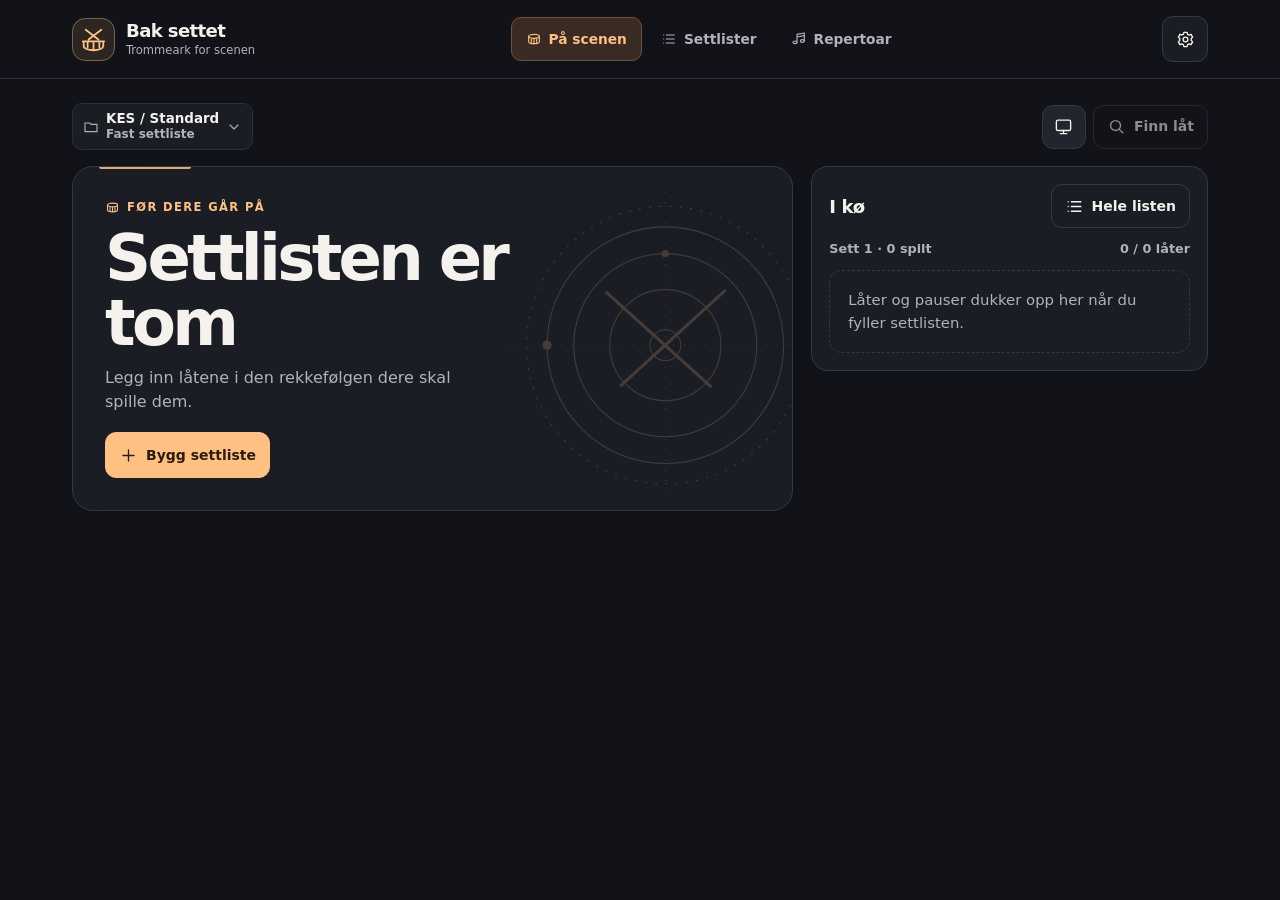
<file: index.html>
<!doctype html>
<html lang="nb">
<head>
  <meta charset="utf-8">
  <meta name="viewport" content="width=device-width, initial-scale=1, maximum-scale=1, user-scalable=no, viewport-fit=cover">
  <meta name="theme-color" content="#121318">
  <meta name="description" content="Settlister, startsignaler og spillenotater for trommiser på scenen.">
  <meta name="apple-mobile-web-app-capable" content="yes">
  <meta name="apple-mobile-web-app-status-bar-style" content="default">
  <meta name="apple-mobile-web-app-title" content="Bak settet">
  <title>Bak settet – Trommeark for scenen</title>
  <link rel="manifest" href="./manifest.webmanifest">
  <link rel="icon" href="./icon.svg" type="image/svg+xml">
  <link rel="apple-touch-icon" href="./icon-192.png">
  <link rel="stylesheet" href="./app.css">
  <script defer src="./seed.js"></script>
  <script defer src="./model.js"></script>
  <script defer src="./update.js"></script>
  <script defer src="./app.js"></script>
</head>
<body data-channel="stable" data-version="9.1.8">
  <div class="status-bar-fill" aria-hidden="true"></div>
  <div id="app">
    <a class="skip-link" href="#content">Hopp til innhold</a>
    <header class="masthead">
      <div class="masthead-inner">
        <a class="brand" href="#scene" aria-label="Bak settet – på scenen">
          <span class="brand-mark" aria-hidden="true">
            <svg viewBox="0 0 44 44" fill="none" focusable="false">
              <rect x=".5" y=".5" width="43" height="43" rx="13" fill="currentColor" fill-opacity=".11" stroke="currentColor" stroke-opacity=".44"/>
              <path d="m14 12 13 10m3-10-13 10m-6 2h22m-21 0v5c0 2 4.5 4 10 4s10-2 10-4v-5m-16 1v5m6-5v7m6-7v5" stroke="currentColor" stroke-width="1.8" stroke-linecap="round" stroke-linejoin="round"/>
            </svg>
          </span>
          <span class="brand-words"><strong>Bak settet</strong><small>Trommeark for scenen</small></span>
        </a>
        <nav class="navigation" aria-label="Hovedmeny">
          <a href="#scene" data-nav="scene">På scenen</a>
          <a href="#settlister" data-nav="settlister">Settlister</a>
          <a href="#repertoar" data-nav="repertoar">Repertoar</a>
        </nav>
        <button class="icon-button settings-trigger" id="settings-button" type="button" data-action="settings" aria-label="Innstillinger"></button>
      </div>
    </header>
    <main id="content" class="shell" tabindex="-1">
      <aside id="release-strip" class="release-strip" hidden></aside>
      <div id="view"><p class="loading">Laster trommearket …</p></div>
      <noscript><p class="empty-box">Bak settet trenger JavaScript for å vise settlisten.</p></noscript>
    </main>
  </div>
  <div id="dock" class="dock" hidden></div>
  <dialog id="modal" aria-labelledby="modal-title">
    <div class="modal-inner">
      <header class="modal-header">
        <h2 id="modal-title"></h2>
        <button type="button" data-action="close-dialog" class="icon-button" aria-label="Lukk"></button>
      </header>
      <div id="modal-content"></div>
    </div>
  </dialog>
  <div id="toast" class="toast" hidden><span id="toast-message" role="status"></span></div>
  <div id="announcement" class="sr-only" role="status" aria-live="polite" aria-atomic="true"></div>
</body>
</html>
</file>
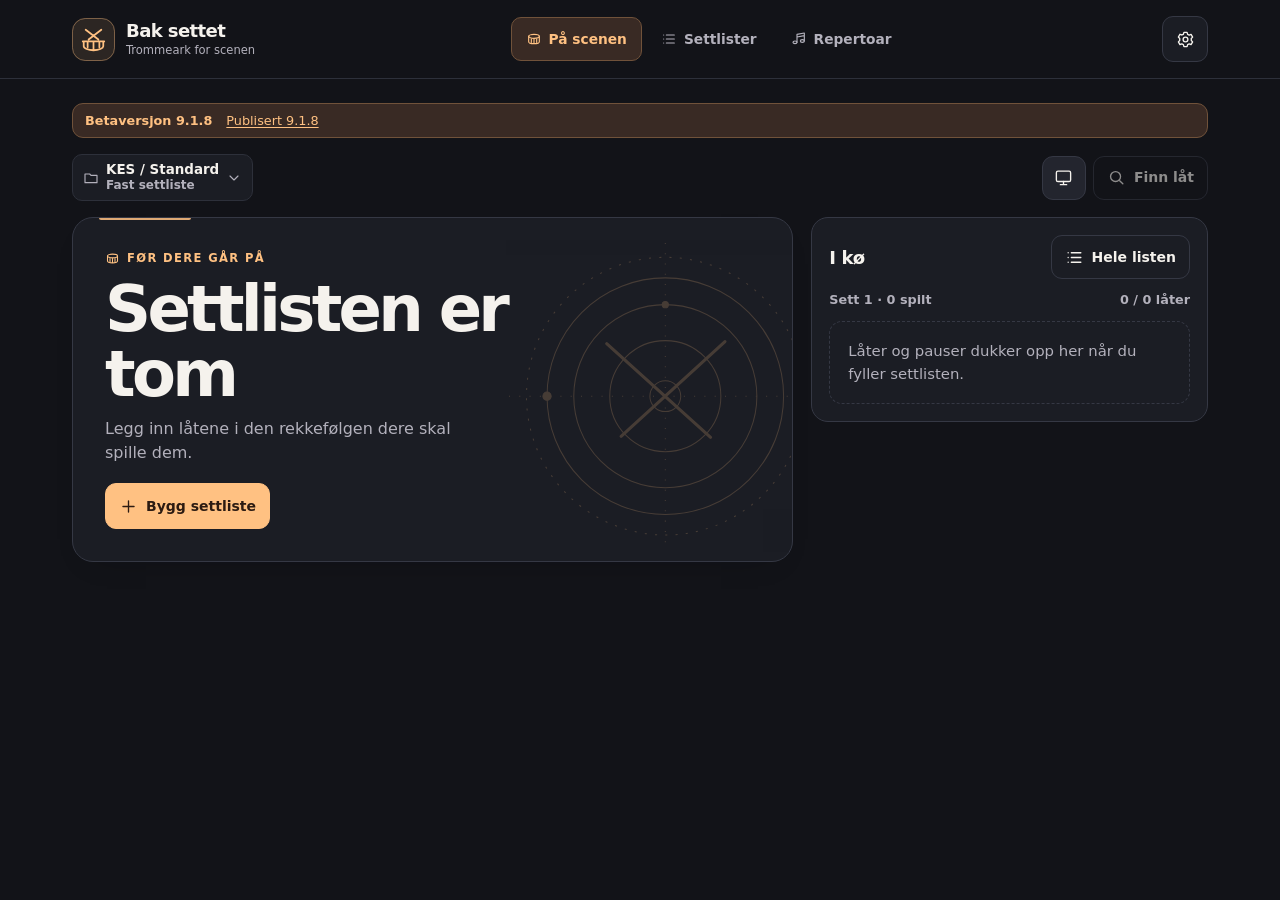
<file: beta/index.html>
<!doctype html>
<html lang="nb">
<head>
  <meta name="robots" content="noindex">
  <meta charset="utf-8">
  <meta name="viewport" content="width=device-width, initial-scale=1, maximum-scale=1, user-scalable=no, viewport-fit=cover">
  <meta name="theme-color" content="#121318">
  <meta name="description" content="Settlister, startsignaler og spillenotater for trommiser på scenen.">
  <meta name="apple-mobile-web-app-capable" content="yes">
  <meta name="apple-mobile-web-app-status-bar-style" content="default">
  <meta name="apple-mobile-web-app-title" content="Bak settet Beta">
  <title>Bak settet Beta – Trommeark for scenen</title>
  <link rel="manifest" href="./manifest.webmanifest">
  <link rel="icon" href="./icon.svg" type="image/svg+xml">
  <link rel="apple-touch-icon" href="./icon-192.png">
  <link rel="stylesheet" href="./app.css">
  <script defer src="./seed.js"></script>
  <script defer src="./model.js"></script>
  <script defer src="./update.js"></script>
  <script defer src="./app.js"></script>
</head>
<body data-channel="beta" data-version="9.1.8">
  <div class="status-bar-fill" aria-hidden="true"></div>
  <div id="app">
    <a class="skip-link" href="#content">Hopp til innhold</a>
    <header class="masthead">
      <div class="masthead-inner">
        <a class="brand" href="#scene" aria-label="Bak settet – på scenen">
          <span class="brand-mark" aria-hidden="true">
            <svg viewBox="0 0 44 44" fill="none" focusable="false">
              <rect x=".5" y=".5" width="43" height="43" rx="13" fill="currentColor" fill-opacity=".11" stroke="currentColor" stroke-opacity=".44"/>
              <path d="m14 12 13 10m3-10-13 10m-6 2h22m-21 0v5c0 2 4.5 4 10 4s10-2 10-4v-5m-16 1v5m6-5v7m6-7v5" stroke="currentColor" stroke-width="1.8" stroke-linecap="round" stroke-linejoin="round"/>
            </svg>
          </span>
          <span class="brand-words"><strong>Bak settet</strong><small>Trommeark for scenen</small></span>
        </a>
        <nav class="navigation" aria-label="Hovedmeny">
          <a href="#scene" data-nav="scene">På scenen</a>
          <a href="#settlister" data-nav="settlister">Settlister</a>
          <a href="#repertoar" data-nav="repertoar">Repertoar</a>
        </nav>
        <button class="icon-button settings-trigger" id="settings-button" type="button" data-action="settings" aria-label="Innstillinger"></button>
      </div>
    </header>
    <main id="content" class="shell" tabindex="-1">
      <aside id="release-strip" class="release-strip" hidden></aside>
      <div id="view"><p class="loading">Laster trommearket …</p></div>
      <noscript><p class="empty-box">Bak settet trenger JavaScript for å vise settlisten.</p></noscript>
    </main>
  </div>
  <div id="dock" class="dock" hidden></div>
  <dialog id="modal" aria-labelledby="modal-title">
    <div class="modal-inner">
      <header class="modal-header">
        <h2 id="modal-title"></h2>
        <button type="button" data-action="close-dialog" class="icon-button" aria-label="Lukk"></button>
      </header>
      <div id="modal-content"></div>
    </div>
  </dialog>
  <div id="toast" class="toast" hidden><span id="toast-message" role="status"></span></div>
  <div id="announcement" class="sr-only" role="status" aria-live="polite" aria-atomic="true"></div>
</body>
</html>
</file>
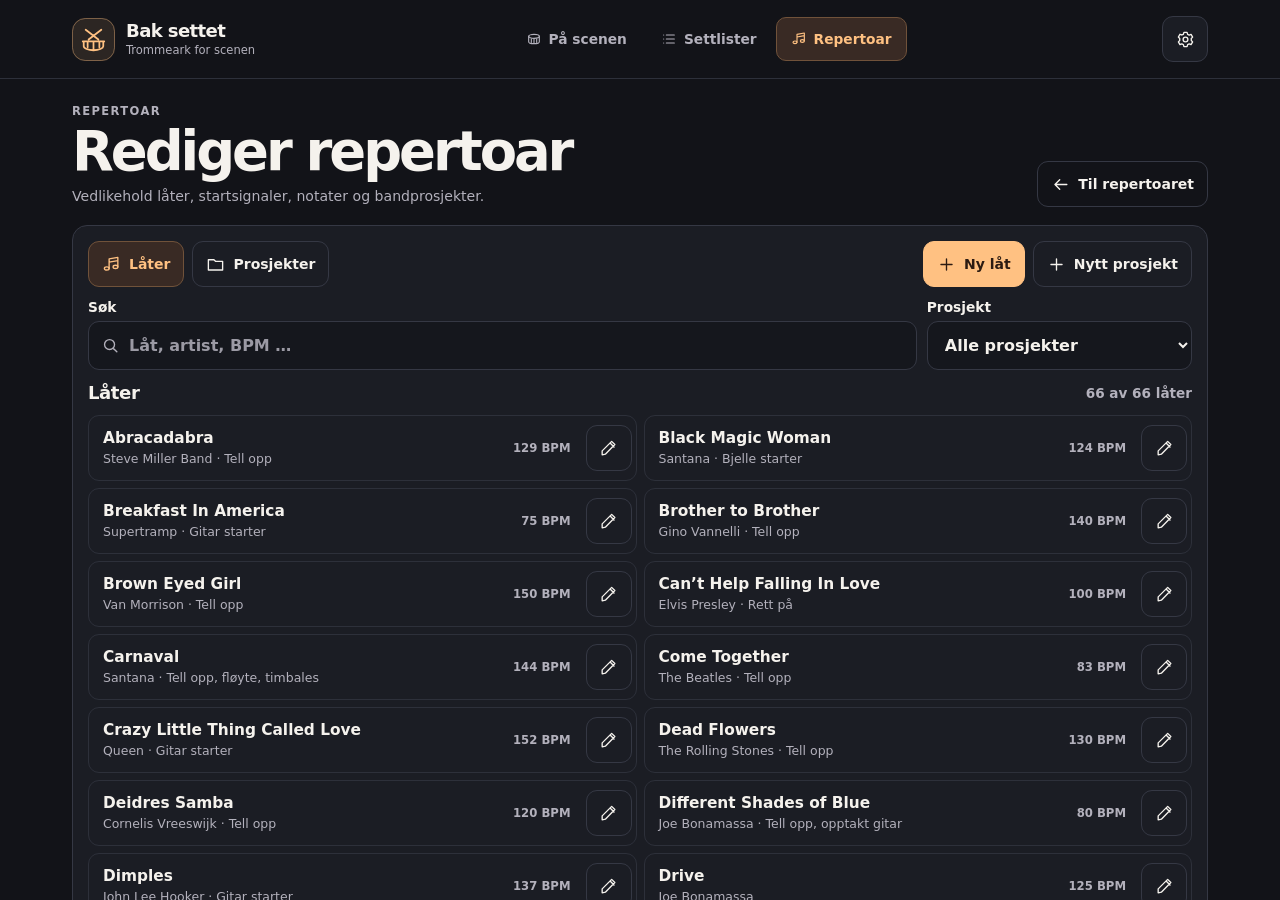
<file: editor.html>
<!doctype html>
<html lang="nb">
<meta charset="utf-8">
<meta name="viewport" content="width=device-width, initial-scale=1, maximum-scale=1, user-scalable=no, viewport-fit=cover">
<meta http-equiv="refresh" content="0; url=./index.html#editor">
<title>Rediger repertoar – Bak settet</title>
<a href="./index.html#editor">Åpne repertoarredigering</a>
</html>
</file>
<file: app.css>
:root {
  color-scheme: dark;
  --bg: #121318;
  --surface: #1b1d24;
  --raised: #23252e;
  --field: #15171d;
  --edge: #353844;
  --line: #2d303a;
  --text: #f5f2ed;
  --muted: #b3b1bc;
  --accent: #ffc182;
  --accent-wash: #392a24;
  --accent-line: #70523a;
  --ink: #2c1b12;
  --green: #a9d5b7;
  --green-wash: #24382e;
  --blue: #b6c9ed;
  --blue-wash: #293344;
  --danger: #ffc0be;
  --danger-wash: #3a262a;
  --shadow: #08090c75;
  --scrim: #090a10bb;
  --page: 1136px;
  --gutter: clamp(14px, 3vw, 30px);
  font-family: -apple-system, BlinkMacSystemFont, "Segoe UI", system-ui, sans-serif;
  font-synthesis: none;
  -webkit-text-size-adjust: 100%;
}

:root[data-theme="light"] {
  color-scheme: light;
  --bg: #f4f1eb;
  --surface: #fffcf7;
  --raised: #eee9e1;
  --field: #faf7f1;
  --edge: #c9c0b4;
  --line: #ddd4ca;
  --text: #28231f;
  --muted: #5f5653;
  --accent: #854313;
  --accent-wash: #f8e6d4;
  --accent-line: #bc916f;
  --ink: #fffaf4;
  --green: #296047;
  --green-wash: #e2eee4;
  --blue: #374e7a;
  --blue-wash: #e3eaf6;
  --danger: #8e3030;
  --danger-wash: #f6e5e3;
  --shadow: #4a35232c;
  --scrim: #342a2580;
}

* { box-sizing: border-box; }
html {
  background: var(--bg); scroll-padding: calc(12px + env(safe-area-inset-top, 0px)) 0 142px;
  overflow-x: hidden; overscroll-behavior-x: none;
}
body, #app { overflow-x: clip; }
html, dialog { touch-action: pan-x pan-y; }
body { margin: 0; min-height: 100vh; min-height: 100dvh; color: var(--text); background: var(--bg); }
body.has-dock #app { padding-bottom: calc(124px + env(safe-area-inset-bottom)); }
html:has(dialog[open]) { overflow-y: hidden; }
[hidden] { display: none !important; }
button, input, select, textarea { font: inherit; }
button { touch-action: manipulation; }
button, a { -webkit-tap-highlight-color: transparent; }
button:not(:disabled), select, summary { cursor: pointer; }
button:disabled { cursor: default; opacity: .54; }
a { color: var(--accent); text-underline-offset: .18em; }
svg { display: block; }
h1, h2, h3, p { margin: 0; }
ul, ol { margin: 0; padding: 0; }
input, textarea, select {
  width: 100%; min-width: 0; min-height: 49px; padding: 11px 13px;
  color: var(--text); background: var(--field); border: 1px solid var(--edge); border-radius: 11px;
  font-size: 16px;
}
input::placeholder, textarea::placeholder { color: var(--muted); opacity: .85; }
input[type="checkbox"] { width: 19px; min-height: 0; height: 19px; flex: 0 0 auto; accent-color: var(--accent); }
input[type="search"]::-webkit-search-cancel-button { cursor: pointer; }
textarea { resize: vertical; min-height: 88px; line-height: 1.45; }
:focus-visible { outline: 2px solid var(--accent); outline-offset: 3px; }
[tabindex="-1"]:focus { outline: none; }
.sr-only, .file-input {
  position: absolute; width: 1px; height: 1px; padding: 0; margin: -1px;
  overflow: hidden; clip-path: inset(50%); white-space: nowrap; border: 0;
}
.skip-link { position: absolute; top: 12px; left: 12px; z-index: 10; transform: translateY(-200%); padding: 12px; background: var(--surface); }
.skip-link:focus { transform: none; }
.icon { width: 19px; height: 19px; flex: 0 0 auto; }
.icon-button, .button, .soft-link {
  display: inline-flex; align-items: center; justify-content: center; gap: 8px; min-height: 46px; padding: 0 13px;
  border: 1px solid var(--edge); border-radius: 11px; background: var(--raised); color: var(--text);
  font-size: .875rem; font-weight: 680; line-height: 1.2; text-decoration: none;
}
.icon-button { width: 46px; padding: 0; flex: 0 0 auto; }
.button.primary { background: var(--accent); color: var(--ink); border-color: var(--accent); font-weight: 790; }
.button.quiet, .soft-link { background: transparent; }
.button.danger { background: var(--danger-wash); color: var(--danger); }
.button[aria-pressed="true"] { background: var(--accent-wash); color: var(--accent); border-color: var(--accent-line); }
.button-group { display: flex; flex-wrap: wrap; gap: 8px; align-items: center; }
@media (hover: hover) {
  .button:not(:disabled):hover, .icon-button:not(:disabled):hover, .soft-link:hover { border-color: var(--accent); }
  .button.primary:not(:disabled):hover { filter: brightness(1.08); }
}
.button:active:not(:disabled), .icon-button:active:not(:disabled) { transform: translateY(1px); }
.eyebrow {
  display: flex; align-items: center; gap: 7px; color: var(--muted); font-size: .72rem;
  font-weight: 760; letter-spacing: .12em; line-height: 1.4; text-transform: uppercase;
}
.eyebrow .icon { width: 15px; height: 15px; }
.muted { color: var(--muted); }
.help-text { color: var(--muted); font-size: .88rem; line-height: 1.5; }
.empty-box {
  padding: 18px; border: 1px dashed var(--edge); border-radius: 13px; color: var(--muted);
  font-size: .93rem; line-height: 1.5;
}
.loading { margin-top: 30px; color: var(--muted); }

.status-bar-fill { display: none; }
@media (display-mode: standalone) {
  @supports (-webkit-touch-callout: none) {
    /* WebKit samples opaque fixed backgrounds taller than 10px at the scroll edge.
       Clipping to empty text keeps the fill from painting over the header. */
    .status-bar-fill {
      display: block;
      position: fixed;
      inset: 0 0 auto;
      height: calc(11px + env(safe-area-inset-top, 0px));
      z-index: 11;
      pointer-events: none;
      background-color: var(--bg);
      -webkit-background-clip: text;
      background-clip: text;
    }
  }
}

.masthead { border-bottom: 1px solid var(--line); background: var(--bg); }
.masthead-inner, .shell, .dock-inner {
  width: 100%; max-width: calc(var(--page) + 2 * var(--gutter)); margin: 0 auto;
  padding-inline: max(var(--gutter), env(safe-area-inset-left)) max(var(--gutter), env(safe-area-inset-right));
}
.masthead-inner {
  display: grid; grid-template-columns: auto 1fr auto; align-items: center; gap: 24px;
  padding-top: calc(16px + env(safe-area-inset-top, 0px)); padding-bottom: 16px;
}
.brand { display: inline-flex; align-items: center; gap: 11px; width: max-content; color: var(--text); text-decoration: none; }
.brand-mark { width: 43px; height: 43px; color: var(--accent); flex: 0 0 auto; }
.brand-words { display: grid; gap: 2px; }
.brand-words strong { font-size: 1.13rem; font-weight: 820; line-height: 1.15; letter-spacing: -.035em; }
.brand-words small { color: var(--muted); font-size: .72rem; }
.navigation { display: flex; align-items: center; justify-self: center; gap: 4px; }
.navigation a {
  display: flex; justify-content: center; align-items: center; gap: 7px; min-height: 44px; padding: 0 14px;
  color: var(--muted); border: 1px solid transparent; border-radius: 10px; font-size: .86rem; font-weight: 700; text-decoration: none;
  white-space: nowrap;
}
.navigation a[aria-current="page"] { border-color: var(--accent-line); background: var(--accent-wash); color: var(--accent); }
.navigation a .icon { width: 16px; height: 16px; }
.settings-trigger { background: var(--surface); justify-self: end; }
.shell { padding-top: 24px; padding-bottom: 26px; }
.release-strip {
  display: flex; flex-wrap: wrap; align-items: center; gap: 7px 14px; margin-bottom: 16px; padding: 9px 12px;
  border: 1px solid var(--accent-line); border-radius: 11px; background: var(--accent-wash); color: var(--text); font-size: .8rem;
}
.release-strip strong { color: var(--accent); }
.release-strip .button { min-height: 36px; margin-left: auto; }
.stage-top {
  display: flex; justify-content: space-between; align-items: center; gap: 10px 18px;
  margin-bottom: 16px; flex-wrap: wrap;
}
.stage-context { min-width: 0; display: flex; flex-wrap: wrap; align-items: center; gap: 7px 10px; }
.context-pill {
  display: inline-flex; align-items: center; gap: 7px; min-height: 40px; padding: 7px 10px;
  border: 1px solid var(--line); border-radius: 10px; color: var(--text); background: var(--surface);
  font-size: .84rem; font-weight: 720; text-align: left; overflow-wrap: anywhere;
}
.context-pill .icon { width: 16px; height: 16px; color: var(--muted); }
.context-text { display: grid; gap: 2px; line-height: 1.15; }
.mode-label { font-size: .75rem; color: var(--muted); font-weight: 690; }
.stage-tools { display: flex; gap: 7px; }
.stage-tools .button, .stage-tools .icon-button { min-height: 44px; }
.stage-tools .icon-button { width: 44px; }
.stage-tools .wake-on { color: var(--green); }
.stage-layout { display: grid; grid-template-columns: minmax(0, 1fr) minmax(260px, .55fr); gap: 18px; align-items: start; }
.stage-main {
  position: relative; min-width: 0; overflow: hidden; padding: clamp(18px, 3vw, 32px); container-type: inline-size;
  border: 1px solid var(--edge); border-radius: 21px; background: var(--surface); box-shadow: 0 12px 32px -24px var(--shadow);
}
.stage-main::before {
  position: absolute; top: 0; left: 26px; width: min(30%, 92px); height: 2px; border-radius: 0 0 4px 4px;
  background: var(--accent); opacity: .86; content: "";
}
.stage-main.review::before { background: var(--blue); }
.stage-card-head { display: flex; align-items: center; justify-content: space-between; gap: 10px; margin-bottom: 13px; }
.stage-label { color: var(--accent); }
.stage-label.review-label { color: var(--blue); }
.live-dot { display: inline-block; width: 7px; height: 7px; background: currentColor; border-radius: 50%; flex: 0 0 auto; }
.slot-label {
  flex: 0 0 auto; padding: 5px 8px; border-radius: 7px; background: var(--raised); color: var(--muted);
  font: 650 .76rem ui-monospace, "SFMono-Regular", Consolas, monospace; font-variant-numeric: tabular-nums;
}
.song-title, .hero-title {
  position: relative; font-size: clamp(2.35rem, 5vw, 4.35rem); line-height: 1.01; font-weight: 840;
  letter-spacing: -.058em; overflow-wrap: anywhere; text-wrap: pretty;
}
.song-title.long { font-size: clamp(1.95rem, 4.3vw, 3.6rem); line-height: 1.05; }
.song-artist { color: var(--muted); margin-top: 8px; font-size: clamp(1.05rem, 2vw, 1.35rem); line-height: 1.25; overflow-wrap: anywhere; }
.signal-grid { display: grid; grid-template-columns: minmax(0, 1fr) minmax(0, .72fr); gap: 9px; margin-top: 20px; }
.signal-grid.has-tempo { grid-template-columns: minmax(0, 1fr) minmax(0, .72fr) minmax(6rem, .55fr); }
.signal {
  min-width: 0; display: flex; flex-direction: column; justify-content: center; align-items: start; gap: 5px;
  min-height: 82px; padding: 10px 12px; border: 1px solid var(--line); border-radius: 13px; background: var(--field);
}
.signal.cue-count, .signal.cue-direct { background: var(--accent-wash); border-color: var(--accent-line); color: var(--accent); }
.signal.cue-other { background: var(--blue-wash); color: var(--blue); }
.signal.cue-drums { background: var(--green-wash); color: var(--green); }
.signal .eyebrow { color: inherit; opacity: .88; }
.signal strong { font-size: clamp(1.08rem, 2.5vw, 1.52rem); font-weight: 820; line-height: 1.12; overflow-wrap: anywhere; }
.tempo { text-align: left; color: var(--text); }
.tempo .eyebrow { color: var(--muted); }
.tempo[aria-pressed="true"] { border-color: var(--accent-line); }
.half-tempo { align-items: center; color: var(--text); font-size: .875rem; font-weight: 760; }
.half-tempo[aria-pressed="true"] { color: var(--accent); background: var(--accent-wash); border-color: var(--accent-line); }
.half-tempo[aria-pressed="true"] .tempo-status { color: inherit; }
.tempo-readout { display: flex; flex-wrap: wrap; align-items: baseline; gap: 5px; }
.tempo-readout small, .tempo-status { font-size: .72rem; font-weight: 760; color: var(--muted); }
.tempo strong { font-variant-numeric: tabular-nums; }
.pulse-dots {
  --pulse-size: clamp(2.375rem, 10vw, 3.125rem);
  grid-column: 1 / -1; display: flex; align-items: center; justify-content: center;
  gap: clamp(10px, 4vw, 20px); padding: 9px;
  border: 1px solid var(--line); border-radius: 12px; background: var(--field);
}
.pulse-dots i {
  width: min(var(--pulse-size), 19%); aspect-ratio: 1; flex: 0 0 auto;
  border: 1px solid var(--edge); border-radius: 50%; background: var(--raised);
}
.pulse-dots i.beat { background: var(--accent); border-color: var(--accent); box-shadow: 0 0 0 4px var(--accent-wash); }
.pulse-dots i.downbeat { outline: 3px solid var(--accent); outline-offset: 3px; }
.song-detail-signals { grid-template-columns: minmax(0, 1fr) minmax(0, 1.65fr); margin-top: 5px; }
.metronome-preview {
  min-width: 0; display: grid; align-content: center; gap: 10px; padding: 10px 12px;
  border: 1px solid var(--line); border-radius: 13px; background: var(--field);
}
.metronome-controls { display: flex; flex-wrap: wrap; align-items: end; justify-content: space-between; gap: 8px; }
.metronome-controls .tempo-readout { align-self: center; font-size: 1.32rem; font-variant-numeric: tabular-nums; }
.metronome-controls .field-label { flex: 1 1 150px; }
.metronome-controls .button { min-height: 49px; min-width: 9.5rem; }
.metronome-preview .pulse-dots {
  --pulse-size: clamp(1.5rem, 8vw, 2.125rem);
  padding: 5px 6px; border: 0; background: transparent;
}
.tempo-stepper { display: grid; grid-template-columns: auto minmax(0, 1fr) auto; align-items: center; gap: 6px; }
.tempo-stepper .icon-button { min-height: 49px; }
.tempo-stepper input {
  appearance: textfield; text-align: center; font-weight: 760; font-variant-numeric: tabular-nums; padding-inline: 4px;
}
.tempo-stepper input::-webkit-inner-spin-button,
.tempo-stepper input::-webkit-outer-spin-button { appearance: none; margin: 0; }
@container (max-width: 350px) {
  .signal-grid.has-tempo { grid-template-columns: repeat(2, minmax(0, 1fr)); }
  .signal-grid.has-tempo > .signal:first-child {
    grid-column: 1 / -1; min-height: 52px; flex-flow: row wrap; align-items: center; justify-content: space-between;
  }
  .tempo, .half-tempo { min-height: 68px; padding-block: 8px; }
}
.stage-notes { margin-top: 15px; padding-top: 2px; }
.notes-head { display: flex; flex-wrap: wrap; align-items: center; gap: 8px; }
.notes-head > .button { min-height: 44px; margin-left: auto; padding-inline: 8px; }
.song-notes { display: grid; gap: 9px; }
.note-modes {
  display: grid; grid-template-columns: repeat(2, minmax(0, 1fr)); gap: 4px;
  padding: 4px; border: 1px solid var(--line); border-radius: 12px; background: var(--field);
}
.notes-head .note-modes { flex: 1 1 164px; }
.note-modes .button { min-height: 44px; padding-inline: 6px; border-color: transparent; font-size: .82rem; }
.note-modes .button[aria-pressed="true"] { border-color: var(--accent-line); }
.notes-body { display: grid; gap: 8px; }
.notes-body .empty-box { padding: 11px; font-size: .86rem; }
.note-group {
  padding: 9px 11px; border-left: 2px solid var(--accent-line); border-radius: 0 9px 9px 0; background: var(--field);
}
.note-group .eyebrow { margin-bottom: 4px; color: var(--accent); }
.note-text { color: var(--text); font-size: clamp(.98rem, 1.7vw, 1.13rem); line-height: 1.49; white-space: pre-wrap; overflow-wrap: anywhere; }
.note-text + .note-text { margin-top: 8px; }
.note-step { display: grid; grid-template-columns: auto 1fr; align-items: baseline; gap: 8px; margin-top: 4px; }
.note-step > span { color: var(--accent); font-weight: 750; }
.note-step .note-text { min-width: 0; }
.song-tags { display: flex; flex-wrap: wrap; gap: 5px; margin-top: 13px; }
.tag { display: inline-flex; gap: 5px; align-items: center; padding: 4px 8px; border: 1px solid var(--line); border-radius: 6px; color: var(--muted); font-size: .74rem; font-weight: 660; overflow-wrap: anywhere; }
.tag.energy { color: var(--green); }
.stage-hero { min-height: 300px; display: flex; flex-direction: column; justify-content: center; align-items: start; }
.stage-hero .hero-title { max-width: 520px; }
.hero-content { position: relative; z-index: 1; display: grid; gap: 11px; justify-items: start; }
.hero-content > p:not(.eyebrow) { max-width: 34ch; color: var(--muted); font-size: 1rem; line-height: 1.5; }
.hero-content .button { margin-top: 7px; }
.hero-pattern {
  position: absolute; top: 50%; right: -42px; width: min(52%, 360px); transform: translateY(-48%);
  color: var(--accent); opacity: .19; pointer-events: none;
}
.queue-panel {
  min-width: 0; padding: 17px; border: 1px solid var(--edge); border-radius: 17px; background: var(--surface);
}
.queue-header { display: flex; justify-content: space-between; align-items: center; gap: 8px; margin-bottom: 13px; }
.queue-header h2, .section-heading h2 { font-size: 1.13rem; letter-spacing: -.024em; }
.queue-header .button { min-height: 44px; }
.progress-block { display: grid; gap: 7px; margin-bottom: 14px; }
.progress-meta { display: flex; justify-content: space-between; gap: 8px; color: var(--muted); font-size: .8rem; font-weight: 680; }
progress { display: block; width: 100%; height: 6px; overflow: hidden; border: 0; border-radius: 99px; background: var(--raised); appearance: none; }
progress::-webkit-progress-bar { background: var(--raised); border-radius: 99px; }
progress::-webkit-progress-value { background: var(--accent); border-radius: 99px; }
progress::-moz-progress-bar { background: var(--accent); border-radius: 99px; }
.queue-list, .flat-list { display: grid; gap: 7px; list-style: none; }
.queue-item, .list-button {
  width: 100%; min-width: 0; min-height: 59px; display: grid; grid-template-columns: 32px minmax(0, 1fr) auto;
  align-items: center; gap: 9px; padding: 8px 10px; border: 1px solid var(--line);
  border-radius: 10px; color: var(--text); background: var(--field); text-align: left;
}
.queue-item.is-next { border-color: var(--accent-line); }
.queue-item.is-pause { border-style: dashed; }
.queue-index {
  display: grid; place-items: center; width: 30px; height: 30px; border-radius: 8px; background: var(--raised); color: var(--muted);
  font: 690 .76rem ui-monospace, "SFMono-Regular", Consolas, monospace;
}
.is-next .queue-index { color: var(--accent); background: var(--accent-wash); }
.is-pause .queue-index { color: var(--blue); background: var(--blue-wash); }
.queue-index .icon { width: 15px; height: 15px; }
.queue-name, .list-name { min-width: 0; display: grid; gap: 3px; overflow-wrap: anywhere; }
.queue-name strong, .list-name strong { font-weight: 760; font-size: .96rem; line-height: 1.2; }
.queue-name small, .list-name small { color: var(--muted); font-size: .78rem; line-height: 1.35; }
.queue-side { color: var(--muted); font-size: .73rem; font-weight: 690; white-space: nowrap; }
.queue-side .icon { width: 15px; height: 15px; }
.queue-footer { margin-top: 11px; }
.queue-footer .button { width: 100%; }
.recent-fold { margin-top: 13px; }
.recent-fold summary { color: var(--muted); font-size: .85rem; font-weight: 650; min-height: 44px; align-content: center; }
.recent-fold .flat-list { margin-top: 5px; }

.dock {
  position: fixed; z-index: 4; bottom: 0; inset-inline: 0; padding-top: 10px; padding-bottom: calc(11px + env(safe-area-inset-bottom));
  border-top: 1px solid var(--edge); background: var(--bg); box-shadow: 0 -8px 26px -12px var(--shadow);
}
.dock-inner { display: grid; grid-template-columns: auto minmax(0, 1fr) minmax(186px, .7fr); gap: 10px; align-items: center; }
.dock-back { min-width: 107px; min-height: 53px; }
.dock .primary { min-height: 57px; font-size: 1.01rem; }
:root:not([data-theme="light"]) .dock .primary {
  background: #805638; border-color: #a16d49; color: var(--text);
}
.dock-caption {
  min-width: 0; display: flex; gap: 7px; align-items: baseline; color: var(--muted); font-size: .8rem;
  font-weight: 650; line-height: 1.2;
}
.dock-caption b { color: var(--accent); font-size: .7rem; letter-spacing: .09em; text-transform: uppercase; flex-shrink: 0; }
.dock-caption span { overflow: hidden; text-overflow: ellipsis; white-space: nowrap; }
.dock .button .icon { width: 18px; height: 18px; }

.page-head { display: flex; flex-wrap: wrap; align-items: end; justify-content: space-between; gap: 13px; margin-bottom: 18px; }
.page-head h1 { margin-top: 5px; font-size: clamp(2.1rem, 5vw, 3.4rem); line-height: 1.03; letter-spacing: -.056em; }
.page-head .help-text { margin-top: 6px; }
.panel { padding: 15px; border: 1px solid var(--edge); border-radius: 15px; background: var(--surface); }
.panel + .panel, .page-stack + .page-stack { margin-top: 14px; }
.section-heading { display: flex; gap: 10px; flex-wrap: wrap; justify-content: space-between; align-items: center; margin-bottom: 12px; }
.section-heading .eyebrow { margin-bottom: 2px; }
.field-label { display: grid; gap: 6px; min-width: 0; font-size: .86rem; font-weight: 700; }
.field-label .help-text { font-weight: 450; }
.field-grid { display: grid; grid-template-columns: repeat(2, minmax(0, 1fr)); gap: 12px; }
.field-grid .wide { grid-column: 1 / -1; }
.list-toolbar { display: grid; grid-template-columns: minmax(0, .8fr) minmax(0, 1.2fr); gap: 10px; }
.setlist-actions { margin-top: 11px; }
.setlist-items { display: grid; gap: 7px; list-style: none; }
.setlist-item {
  display: grid; grid-template-columns: minmax(0, 1fr) auto; gap: 7px; align-items: center; padding: 4px;
  border: 1px solid var(--line); border-radius: 11px; background: var(--field);
}
.setlist-item.is-active { border-color: var(--accent-line); }
.setlist-item.is-done .queue-index { color: var(--green); background: var(--green-wash); }
.setlist-item.is-pause { border-style: dashed; }
.setlist-item .list-button { min-height: 48px; padding: 5px; border: 0; background: transparent; }
.setlist-item-actions { display: flex; gap: 3px; }
.setlist-item-actions .icon-button { width: 42px; min-height: 44px; background: transparent; }
.search-tools { display: grid; grid-template-columns: minmax(0, 1fr) minmax(140px, .32fr); align-items: start; gap: 10px; margin-bottom: 12px; }
.search-tools > :only-child { grid-column: 1 / -1; }
.search-field { position: relative; min-width: 0; }
.search-field input { display: block; padding-left: 40px; }
.search-field > .icon { position: absolute; top: 15px; left: 13px; color: var(--muted); pointer-events: none; }
.chips { display: flex; flex-wrap: wrap; gap: 6px; margin: 0 0 12px; }
.chip { min-height: 44px; padding-inline: 10px; }
.section-count { color: var(--muted); font-size: .85rem; font-weight: 680; }
.library-list { display: grid; grid-template-columns: repeat(2, minmax(0, 1fr)); gap: 7px; list-style: none; }
.library-item {
  display: grid; grid-template-columns: minmax(0, 1fr) auto; gap: 5px; align-items: center;
  padding: 4px; background: var(--surface); border: 1px solid var(--line); border-radius: 11px;
}
.library-item .list-button { border: 0; grid-template-columns: minmax(0, 1fr) auto; background: transparent; min-height: 56px; }
.library-item .icon-button { background: transparent; }
.library-item .icon-button[aria-pressed="true"] { color: var(--accent); }
.library-item .icon-button[aria-pressed="true"] svg { fill: currentColor; }
.library-item.is-done .list-name small { color: var(--green); }
.draft-banner { margin-bottom: 12px; padding: 10px 12px; border: 1px solid var(--accent-line); border-radius: 10px; background: var(--accent-wash); }
.editor-tools { margin-top: 14px; padding: 0; }
.editor-tools > summary {
  display: flex; align-items: center; gap: 12px; min-height: 64px; padding: 10px 14px;
  border-radius: 14px; list-style: none; font-weight: 740;
}
.editor-tools > summary::-webkit-details-marker { display: none; }
.editor-tools > summary > .icon { margin-left: auto; color: var(--muted); transition: transform .18s ease; }
.editor-tools-icon {
  display: grid; place-items: center; flex: 0 0 38px; height: 38px; border-radius: 9px;
  background: var(--accent-wash); color: var(--accent);
}
.editor-tools[open] > summary { border-radius: 14px 14px 0 0; background: var(--raised); }
.editor-tools[open] > summary > .icon { transform: rotate(180deg); }
@media (hover: hover) {
  .editor-tools > summary:hover { background: var(--raised); }
}
.editor-tools-content { display: grid; gap: 10px; padding: 14px; border-top: 1px solid var(--line); }
.editor-tools-group {
  display: grid; align-content: start; gap: 8px; min-width: 0; padding: 11px;
  border: 1px solid var(--line); border-radius: 10px; background: var(--field);
}
.editor-tools-group h3 { font-size: .9rem; }
@media (min-width: 720px) {
  .editor-tools-content { grid-template-columns: repeat(2, minmax(0, 1fr)); }
  .editor-tools-group:last-child { grid-column: 1 / -1; }
}
.editor-cues { padding: 4px 10px 10px; border: 1px solid var(--edge); border-radius: 10px; }
.editor-cues summary { min-height: 44px; align-content: center; font-size: .86rem; font-weight: 700; }
.editor-cues .field-label, .editor-cues .help-text { margin-top: 8px; }
.checkbox-group legend { color: var(--muted); font-size: .83rem; font-weight: 700; }

dialog {
  width: min(560px, calc(100% - 26px)); max-height: min(88vh, 830px); max-height: min(88dvh, 830px);
  padding: 0; color: var(--text); background: var(--surface); border: 1px solid var(--edge);
  border-radius: 19px; box-shadow: 0 22px 65px var(--shadow); overscroll-behavior: contain;
}
dialog::backdrop { background: var(--scrim); }
.modal-inner { padding: 16px; }
.modal-header {
  position: sticky; top: 0; z-index: 1; display: flex; justify-content: space-between; align-items: center; gap: 10px;
  margin: -16px -16px 13px; padding: 13px 16px; border-bottom: 1px solid var(--line); background: var(--surface);
}
.modal-header h2 { font-size: clamp(1.12rem, 5vw, 1.44rem); line-height: 1.16; letter-spacing: -.035em; overflow-wrap: anywhere; }
.modal-content { display: grid; gap: 10px; }
.dialog-actions { display: flex; flex-wrap: wrap; justify-content: flex-end; gap: 8px; margin-top: 14px; }
.dialog-actions .primary { min-height: 48px; }
.dialog-row { margin-top: 9px; }
.dialog-search-results { display: grid; gap: 6px; margin-top: 10px; }
.dialog-search-results .list-button { min-height: 56px; }
.dialog-search-results .list-button[aria-current="true"] { border-color: var(--accent-line); }
.setlist-count {
  display: inline-flex; align-items: center; justify-self: start; gap: 4px; padding: 3px 8px;
  border-radius: 999px; background: var(--green-wash); color: var(--green);
  font-size: .73rem; font-weight: 720; white-space: nowrap;
}
.setlist-count .icon { width: 13px; height: 13px; }
.mode-choices { display: grid; gap: 8px; margin-top: 9px; }
.mode-choice {
  min-height: 66px; display: grid; grid-template-columns: auto minmax(0, 1fr) auto; align-items: center; gap: 10px; padding: 10px;
  background: var(--field); color: var(--text); border: 1px solid var(--edge); border-radius: 11px; text-align: left;
}
.mode-choice[aria-pressed="true"] { border-color: var(--accent-line); background: var(--accent-wash); }
.mode-choice > .icon { color: var(--accent); }
.settings-section + .settings-section { border-top: 1px solid var(--line); margin-top: 15px; padding-top: 14px; }
.settings-section h3 { margin-bottom: 7px; font-size: .95rem; }
.settings-section .button-group { margin-top: 8px; }
.toggle-row, .checkbox-group label {
  display: flex; align-items: center; gap: 9px; min-height: 44px; padding: 3px 0; font-size: .91rem; font-weight: 630;
}
.toggle-row input { margin-inline: auto 2px; }
.checkbox-group { border: 1px solid var(--edge); border-radius: 10px; padding: 3px 10px; background: var(--field); }
.form-error { margin-top: 9px; color: var(--danger); white-space: pre-line; font-size: .9rem; }
.toast {
  position: fixed; z-index: 6; right: max(var(--gutter), env(safe-area-inset-right)); bottom: calc(16px + env(safe-area-inset-bottom));
  max-width: min(420px, calc(100% - 28px)); padding: 10px 11px 10px 13px;
  border: 1px solid var(--edge); border-radius: 10px; background: var(--raised); color: var(--text);
  display: flex; align-items: center; gap: 8px; box-shadow: 0 6px 25px var(--shadow); font-size: .86rem; line-height: 1.35;
}
.has-dock .toast { bottom: calc(99px + env(safe-area-inset-bottom)); }
.toast .button { min-height: 44px; }

@media (max-width: 700px) {
  .masthead-inner { grid-template-columns: minmax(0, 1fr) auto; gap: 8px; padding-top: calc(9px + env(safe-area-inset-top, 0px)); padding-bottom: 8px; }
  .brand-mark { width: 37px; height: 37px; }
  .settings-trigger { grid-column: 2; grid-row: 1; width: 44px; min-height: 44px; }
  .navigation { grid-column: 1 / -1; justify-self: stretch; display: grid; grid-template-columns: repeat(3, minmax(0, 1fr)); gap: 4px; }
  .navigation a { min-height: 43px; padding-inline: 5px; font-size: .8rem; }
  .navigation a .icon { width: 15px; height: 15px; }
  .shell { padding-top: 13px; }
  .stage-top { margin-bottom: 11px; gap: 7px; }
  .stage-context { flex: 1; }
  .context-pill { min-height: 43px; }
  .stage-layout { grid-template-columns: minmax(0, 1fr); gap: 12px; }
  .stage-main { border-radius: 17px; }
  .stage-hero { min-height: 280px; }
  .queue-panel { padding: 13px; }
  .dock-inner { grid-template-columns: auto minmax(0, 1fr); gap: 6px 8px; }
  .dock-caption { grid-column: 1 / -1; grid-row: 1; min-height: 15px; }
  .dock-back { min-width: 88px; min-height: 53px; }
  .dock .primary { min-height: 54px; }
  .library-list { grid-template-columns: minmax(0, 1fr); }
}
@media (max-width: 480px) {
  .song-detail-signals { grid-template-columns: minmax(0, 1fr); }
  .song-detail-signals > .signal {
    min-height: 49px; flex-flow: row wrap; align-items: center; justify-content: space-between;
  }
}
@media (max-width: 390px) {
  .stage-tools .wake-label { display: none; }
  .stage-tools .wake-button { width: 44px; padding: 0; }
  .stage-tools .button { padding-inline: 9px; }
  .setlist-item-actions .icon-button { width: 37px; }
  .search-tools { grid-template-columns: minmax(0, 1fr) minmax(0, .75fr); }
}
@media (max-width: 310px) {
  .search-tools { grid-template-columns: minmax(0, 1fr); }
}
@media (min-width: 580px) and (max-width: 700px) and (orientation: landscape) {
  .stage-layout { grid-template-columns: minmax(0, 1fr) minmax(210px, .65fr); }
}
@media (max-height: 500px) and (orientation: landscape) {
  .masthead-inner { padding-top: calc(6px + env(safe-area-inset-top, 0px)); padding-bottom: 6px; }
  .shell { padding-top: 11px; }
  .stage-main { padding: 14px; }
  .signal-grid { margin-top: 12px; }
  .signal { min-height: 63px; }
  .dock { padding-top: 5px; padding-bottom: calc(5px + env(safe-area-inset-bottom)); }
}
@media (prefers-reduced-motion: reduce) {
  *, *::before, *::after { scroll-behavior: auto !important; transition: none !important; }
}
</file>
<file: beta/app.css>
:root {
  color-scheme: dark;
  --bg: #121318;
  --surface: #1b1d24;
  --raised: #23252e;
  --field: #15171d;
  --edge: #353844;
  --line: #2d303a;
  --text: #f5f2ed;
  --muted: #b3b1bc;
  --accent: #ffc182;
  --accent-wash: #392a24;
  --accent-line: #70523a;
  --ink: #2c1b12;
  --green: #a9d5b7;
  --green-wash: #24382e;
  --blue: #b6c9ed;
  --blue-wash: #293344;
  --danger: #ffc0be;
  --danger-wash: #3a262a;
  --shadow: #08090c75;
  --scrim: #090a10bb;
  --page: 1136px;
  --gutter: clamp(14px, 3vw, 30px);
  font-family: -apple-system, BlinkMacSystemFont, "Segoe UI", system-ui, sans-serif;
  font-synthesis: none;
  -webkit-text-size-adjust: 100%;
}

:root[data-theme="light"] {
  color-scheme: light;
  --bg: #f4f1eb;
  --surface: #fffcf7;
  --raised: #eee9e1;
  --field: #faf7f1;
  --edge: #c9c0b4;
  --line: #ddd4ca;
  --text: #28231f;
  --muted: #5f5653;
  --accent: #854313;
  --accent-wash: #f8e6d4;
  --accent-line: #bc916f;
  --ink: #fffaf4;
  --green: #296047;
  --green-wash: #e2eee4;
  --blue: #374e7a;
  --blue-wash: #e3eaf6;
  --danger: #8e3030;
  --danger-wash: #f6e5e3;
  --shadow: #4a35232c;
  --scrim: #342a2580;
}

* { box-sizing: border-box; }
html {
  background: var(--bg); scroll-padding: calc(12px + env(safe-area-inset-top, 0px)) 0 142px;
  overflow-x: hidden; overscroll-behavior-x: none;
}
body, #app { overflow-x: clip; }
html, dialog { touch-action: pan-x pan-y; }
body { margin: 0; min-height: 100vh; min-height: 100dvh; color: var(--text); background: var(--bg); }
body.has-dock #app { padding-bottom: calc(124px + env(safe-area-inset-bottom)); }
html:has(dialog[open]) { overflow-y: hidden; }
[hidden] { display: none !important; }
button, input, select, textarea { font: inherit; }
button { touch-action: manipulation; }
button, a { -webkit-tap-highlight-color: transparent; }
button:not(:disabled), select, summary { cursor: pointer; }
button:disabled { cursor: default; opacity: .54; }
a { color: var(--accent); text-underline-offset: .18em; }
svg { display: block; }
h1, h2, h3, p { margin: 0; }
ul, ol { margin: 0; padding: 0; }
input, textarea, select {
  width: 100%; min-width: 0; min-height: 49px; padding: 11px 13px;
  color: var(--text); background: var(--field); border: 1px solid var(--edge); border-radius: 11px;
  font-size: 16px;
}
input::placeholder, textarea::placeholder { color: var(--muted); opacity: .85; }
input[type="checkbox"] { width: 19px; min-height: 0; height: 19px; flex: 0 0 auto; accent-color: var(--accent); }
input[type="search"]::-webkit-search-cancel-button { cursor: pointer; }
textarea { resize: vertical; min-height: 88px; line-height: 1.45; }
:focus-visible { outline: 2px solid var(--accent); outline-offset: 3px; }
[tabindex="-1"]:focus { outline: none; }
.sr-only, .file-input {
  position: absolute; width: 1px; height: 1px; padding: 0; margin: -1px;
  overflow: hidden; clip-path: inset(50%); white-space: nowrap; border: 0;
}
.skip-link { position: absolute; top: 12px; left: 12px; z-index: 10; transform: translateY(-200%); padding: 12px; background: var(--surface); }
.skip-link:focus { transform: none; }
.icon { width: 19px; height: 19px; flex: 0 0 auto; }
.icon-button, .button, .soft-link {
  display: inline-flex; align-items: center; justify-content: center; gap: 8px; min-height: 46px; padding: 0 13px;
  border: 1px solid var(--edge); border-radius: 11px; background: var(--raised); color: var(--text);
  font-size: .875rem; font-weight: 680; line-height: 1.2; text-decoration: none;
}
.icon-button { width: 46px; padding: 0; flex: 0 0 auto; }
.button.primary { background: var(--accent); color: var(--ink); border-color: var(--accent); font-weight: 790; }
.button.quiet, .soft-link { background: transparent; }
.button.danger { background: var(--danger-wash); color: var(--danger); }
.button[aria-pressed="true"] { background: var(--accent-wash); color: var(--accent); border-color: var(--accent-line); }
.button-group { display: flex; flex-wrap: wrap; gap: 8px; align-items: center; }
@media (hover: hover) {
  .button:not(:disabled):hover, .icon-button:not(:disabled):hover, .soft-link:hover { border-color: var(--accent); }
  .button.primary:not(:disabled):hover { filter: brightness(1.08); }
}
.button:active:not(:disabled), .icon-button:active:not(:disabled) { transform: translateY(1px); }
.eyebrow {
  display: flex; align-items: center; gap: 7px; color: var(--muted); font-size: .72rem;
  font-weight: 760; letter-spacing: .12em; line-height: 1.4; text-transform: uppercase;
}
.eyebrow .icon { width: 15px; height: 15px; }
.muted { color: var(--muted); }
.help-text { color: var(--muted); font-size: .88rem; line-height: 1.5; }
.empty-box {
  padding: 18px; border: 1px dashed var(--edge); border-radius: 13px; color: var(--muted);
  font-size: .93rem; line-height: 1.5;
}
.loading { margin-top: 30px; color: var(--muted); }

.status-bar-fill { display: none; }
@media (display-mode: standalone) {
  @supports (-webkit-touch-callout: none) {
    /* WebKit samples opaque fixed backgrounds taller than 10px at the scroll edge.
       Clipping to empty text keeps the fill from painting over the header. */
    .status-bar-fill {
      display: block;
      position: fixed;
      inset: 0 0 auto;
      height: calc(11px + env(safe-area-inset-top, 0px));
      z-index: 11;
      pointer-events: none;
      background-color: var(--bg);
      -webkit-background-clip: text;
      background-clip: text;
    }
  }
}

.masthead { border-bottom: 1px solid var(--line); background: var(--bg); }
.masthead-inner, .shell, .dock-inner {
  width: 100%; max-width: calc(var(--page) + 2 * var(--gutter)); margin: 0 auto;
  padding-inline: max(var(--gutter), env(safe-area-inset-left)) max(var(--gutter), env(safe-area-inset-right));
}
.masthead-inner {
  display: grid; grid-template-columns: auto 1fr auto; align-items: center; gap: 24px;
  padding-top: calc(16px + env(safe-area-inset-top, 0px)); padding-bottom: 16px;
}
.brand { display: inline-flex; align-items: center; gap: 11px; width: max-content; color: var(--text); text-decoration: none; }
.brand-mark { width: 43px; height: 43px; color: var(--accent); flex: 0 0 auto; }
.brand-words { display: grid; gap: 2px; }
.brand-words strong { font-size: 1.13rem; font-weight: 820; line-height: 1.15; letter-spacing: -.035em; }
.brand-words small { color: var(--muted); font-size: .72rem; }
.navigation { display: flex; align-items: center; justify-self: center; gap: 4px; }
.navigation a {
  display: flex; justify-content: center; align-items: center; gap: 7px; min-height: 44px; padding: 0 14px;
  color: var(--muted); border: 1px solid transparent; border-radius: 10px; font-size: .86rem; font-weight: 700; text-decoration: none;
  white-space: nowrap;
}
.navigation a[aria-current="page"] { border-color: var(--accent-line); background: var(--accent-wash); color: var(--accent); }
.navigation a .icon { width: 16px; height: 16px; }
.settings-trigger { background: var(--surface); justify-self: end; }
.shell { padding-top: 24px; padding-bottom: 26px; }
.release-strip {
  display: flex; flex-wrap: wrap; align-items: center; gap: 7px 14px; margin-bottom: 16px; padding: 9px 12px;
  border: 1px solid var(--accent-line); border-radius: 11px; background: var(--accent-wash); color: var(--text); font-size: .8rem;
}
.release-strip strong { color: var(--accent); }
.release-strip .button { min-height: 36px; margin-left: auto; }
.stage-top {
  display: flex; justify-content: space-between; align-items: center; gap: 10px 18px;
  margin-bottom: 16px; flex-wrap: wrap;
}
.stage-context { min-width: 0; display: flex; flex-wrap: wrap; align-items: center; gap: 7px 10px; }
.context-pill {
  display: inline-flex; align-items: center; gap: 7px; min-height: 40px; padding: 7px 10px;
  border: 1px solid var(--line); border-radius: 10px; color: var(--text); background: var(--surface);
  font-size: .84rem; font-weight: 720; text-align: left; overflow-wrap: anywhere;
}
.context-pill .icon { width: 16px; height: 16px; color: var(--muted); }
.context-text { display: grid; gap: 2px; line-height: 1.15; }
.mode-label { font-size: .75rem; color: var(--muted); font-weight: 690; }
.stage-tools { display: flex; gap: 7px; }
.stage-tools .button, .stage-tools .icon-button { min-height: 44px; }
.stage-tools .icon-button { width: 44px; }
.stage-tools .wake-on { color: var(--green); }
.stage-layout { display: grid; grid-template-columns: minmax(0, 1fr) minmax(260px, .55fr); gap: 18px; align-items: start; }
.stage-main {
  position: relative; min-width: 0; overflow: hidden; padding: clamp(18px, 3vw, 32px); container-type: inline-size;
  border: 1px solid var(--edge); border-radius: 21px; background: var(--surface); box-shadow: 0 12px 32px -24px var(--shadow);
}
.stage-main::before {
  position: absolute; top: 0; left: 26px; width: min(30%, 92px); height: 2px; border-radius: 0 0 4px 4px;
  background: var(--accent); opacity: .86; content: "";
}
.stage-main.review::before { background: var(--blue); }
.stage-card-head { display: flex; align-items: center; justify-content: space-between; gap: 10px; margin-bottom: 13px; }
.stage-label { color: var(--accent); }
.stage-label.review-label { color: var(--blue); }
.live-dot { display: inline-block; width: 7px; height: 7px; background: currentColor; border-radius: 50%; flex: 0 0 auto; }
.slot-label {
  flex: 0 0 auto; padding: 5px 8px; border-radius: 7px; background: var(--raised); color: var(--muted);
  font: 650 .76rem ui-monospace, "SFMono-Regular", Consolas, monospace; font-variant-numeric: tabular-nums;
}
.song-title, .hero-title {
  position: relative; font-size: clamp(2.35rem, 5vw, 4.35rem); line-height: 1.01; font-weight: 840;
  letter-spacing: -.058em; overflow-wrap: anywhere; text-wrap: pretty;
}
.song-title.long { font-size: clamp(1.95rem, 4.3vw, 3.6rem); line-height: 1.05; }
.song-artist { color: var(--muted); margin-top: 8px; font-size: clamp(1.05rem, 2vw, 1.35rem); line-height: 1.25; overflow-wrap: anywhere; }
.signal-grid { display: grid; grid-template-columns: minmax(0, 1fr) minmax(0, .72fr); gap: 9px; margin-top: 20px; }
.signal-grid.has-tempo { grid-template-columns: minmax(0, 1fr) minmax(0, .72fr) minmax(6rem, .55fr); }
.signal {
  min-width: 0; display: flex; flex-direction: column; justify-content: center; align-items: start; gap: 5px;
  min-height: 82px; padding: 10px 12px; border: 1px solid var(--line); border-radius: 13px; background: var(--field);
}
.signal.cue-count, .signal.cue-direct { background: var(--accent-wash); border-color: var(--accent-line); color: var(--accent); }
.signal.cue-other { background: var(--blue-wash); color: var(--blue); }
.signal.cue-drums { background: var(--green-wash); color: var(--green); }
.signal .eyebrow { color: inherit; opacity: .88; }
.signal strong { font-size: clamp(1.08rem, 2.5vw, 1.52rem); font-weight: 820; line-height: 1.12; overflow-wrap: anywhere; }
.tempo { text-align: left; color: var(--text); }
.tempo .eyebrow { color: var(--muted); }
.tempo[aria-pressed="true"] { border-color: var(--accent-line); }
.half-tempo { align-items: center; color: var(--text); font-size: .875rem; font-weight: 760; }
.half-tempo[aria-pressed="true"] { color: var(--accent); background: var(--accent-wash); border-color: var(--accent-line); }
.half-tempo[aria-pressed="true"] .tempo-status { color: inherit; }
.tempo-readout { display: flex; flex-wrap: wrap; align-items: baseline; gap: 5px; }
.tempo-readout small, .tempo-status { font-size: .72rem; font-weight: 760; color: var(--muted); }
.tempo strong { font-variant-numeric: tabular-nums; }
.pulse-dots {
  --pulse-size: clamp(2.375rem, 10vw, 3.125rem);
  grid-column: 1 / -1; display: flex; align-items: center; justify-content: center;
  gap: clamp(10px, 4vw, 20px); padding: 9px;
  border: 1px solid var(--line); border-radius: 12px; background: var(--field);
}
.pulse-dots i {
  width: min(var(--pulse-size), 19%); aspect-ratio: 1; flex: 0 0 auto;
  border: 1px solid var(--edge); border-radius: 50%; background: var(--raised);
}
.pulse-dots i.beat { background: var(--accent); border-color: var(--accent); box-shadow: 0 0 0 4px var(--accent-wash); }
.pulse-dots i.downbeat { outline: 3px solid var(--accent); outline-offset: 3px; }
.song-detail-signals { grid-template-columns: minmax(0, 1fr) minmax(0, 1.65fr); margin-top: 5px; }
.metronome-preview {
  min-width: 0; display: grid; align-content: center; gap: 10px; padding: 10px 12px;
  border: 1px solid var(--line); border-radius: 13px; background: var(--field);
}
.metronome-controls { display: flex; flex-wrap: wrap; align-items: end; justify-content: space-between; gap: 8px; }
.metronome-controls .tempo-readout { align-self: center; font-size: 1.32rem; font-variant-numeric: tabular-nums; }
.metronome-controls .field-label { flex: 1 1 150px; }
.metronome-controls .button { min-height: 49px; min-width: 9.5rem; }
.metronome-preview .pulse-dots {
  --pulse-size: clamp(1.5rem, 8vw, 2.125rem);
  padding: 5px 6px; border: 0; background: transparent;
}
.tempo-stepper { display: grid; grid-template-columns: auto minmax(0, 1fr) auto; align-items: center; gap: 6px; }
.tempo-stepper .icon-button { min-height: 49px; }
.tempo-stepper input {
  appearance: textfield; text-align: center; font-weight: 760; font-variant-numeric: tabular-nums; padding-inline: 4px;
}
.tempo-stepper input::-webkit-inner-spin-button,
.tempo-stepper input::-webkit-outer-spin-button { appearance: none; margin: 0; }
@container (max-width: 350px) {
  .signal-grid.has-tempo { grid-template-columns: repeat(2, minmax(0, 1fr)); }
  .signal-grid.has-tempo > .signal:first-child {
    grid-column: 1 / -1; min-height: 52px; flex-flow: row wrap; align-items: center; justify-content: space-between;
  }
  .tempo, .half-tempo { min-height: 68px; padding-block: 8px; }
}
.stage-notes { margin-top: 15px; padding-top: 2px; }
.notes-head { display: flex; flex-wrap: wrap; align-items: center; gap: 8px; }
.notes-head > .button { min-height: 44px; margin-left: auto; padding-inline: 8px; }
.song-notes { display: grid; gap: 9px; }
.note-modes {
  display: grid; grid-template-columns: repeat(2, minmax(0, 1fr)); gap: 4px;
  padding: 4px; border: 1px solid var(--line); border-radius: 12px; background: var(--field);
}
.notes-head .note-modes { flex: 1 1 164px; }
.note-modes .button { min-height: 44px; padding-inline: 6px; border-color: transparent; font-size: .82rem; }
.note-modes .button[aria-pressed="true"] { border-color: var(--accent-line); }
.notes-body { display: grid; gap: 8px; }
.notes-body .empty-box { padding: 11px; font-size: .86rem; }
.note-group {
  padding: 9px 11px; border-left: 2px solid var(--accent-line); border-radius: 0 9px 9px 0; background: var(--field);
}
.note-group .eyebrow { margin-bottom: 4px; color: var(--accent); }
.note-text { color: var(--text); font-size: clamp(.98rem, 1.7vw, 1.13rem); line-height: 1.49; white-space: pre-wrap; overflow-wrap: anywhere; }
.note-text + .note-text { margin-top: 8px; }
.note-step { display: grid; grid-template-columns: auto 1fr; align-items: baseline; gap: 8px; margin-top: 4px; }
.note-step > span { color: var(--accent); font-weight: 750; }
.note-step .note-text { min-width: 0; }
.song-tags { display: flex; flex-wrap: wrap; gap: 5px; margin-top: 13px; }
.tag { display: inline-flex; gap: 5px; align-items: center; padding: 4px 8px; border: 1px solid var(--line); border-radius: 6px; color: var(--muted); font-size: .74rem; font-weight: 660; overflow-wrap: anywhere; }
.tag.energy { color: var(--green); }
.stage-hero { min-height: 300px; display: flex; flex-direction: column; justify-content: center; align-items: start; }
.stage-hero .hero-title { max-width: 520px; }
.hero-content { position: relative; z-index: 1; display: grid; gap: 11px; justify-items: start; }
.hero-content > p:not(.eyebrow) { max-width: 34ch; color: var(--muted); font-size: 1rem; line-height: 1.5; }
.hero-content .button { margin-top: 7px; }
.hero-pattern {
  position: absolute; top: 50%; right: -42px; width: min(52%, 360px); transform: translateY(-48%);
  color: var(--accent); opacity: .19; pointer-events: none;
}
.queue-panel {
  min-width: 0; padding: 17px; border: 1px solid var(--edge); border-radius: 17px; background: var(--surface);
}
.queue-header { display: flex; justify-content: space-between; align-items: center; gap: 8px; margin-bottom: 13px; }
.queue-header h2, .section-heading h2 { font-size: 1.13rem; letter-spacing: -.024em; }
.queue-header .button { min-height: 44px; }
.progress-block { display: grid; gap: 7px; margin-bottom: 14px; }
.progress-meta { display: flex; justify-content: space-between; gap: 8px; color: var(--muted); font-size: .8rem; font-weight: 680; }
progress { display: block; width: 100%; height: 6px; overflow: hidden; border: 0; border-radius: 99px; background: var(--raised); appearance: none; }
progress::-webkit-progress-bar { background: var(--raised); border-radius: 99px; }
progress::-webkit-progress-value { background: var(--accent); border-radius: 99px; }
progress::-moz-progress-bar { background: var(--accent); border-radius: 99px; }
.queue-list, .flat-list { display: grid; gap: 7px; list-style: none; }
.queue-item, .list-button {
  width: 100%; min-width: 0; min-height: 59px; display: grid; grid-template-columns: 32px minmax(0, 1fr) auto;
  align-items: center; gap: 9px; padding: 8px 10px; border: 1px solid var(--line);
  border-radius: 10px; color: var(--text); background: var(--field); text-align: left;
}
.queue-item.is-next { border-color: var(--accent-line); }
.queue-item.is-pause { border-style: dashed; }
.queue-index {
  display: grid; place-items: center; width: 30px; height: 30px; border-radius: 8px; background: var(--raised); color: var(--muted);
  font: 690 .76rem ui-monospace, "SFMono-Regular", Consolas, monospace;
}
.is-next .queue-index { color: var(--accent); background: var(--accent-wash); }
.is-pause .queue-index { color: var(--blue); background: var(--blue-wash); }
.queue-index .icon { width: 15px; height: 15px; }
.queue-name, .list-name { min-width: 0; display: grid; gap: 3px; overflow-wrap: anywhere; }
.queue-name strong, .list-name strong { font-weight: 760; font-size: .96rem; line-height: 1.2; }
.queue-name small, .list-name small { color: var(--muted); font-size: .78rem; line-height: 1.35; }
.queue-side { color: var(--muted); font-size: .73rem; font-weight: 690; white-space: nowrap; }
.queue-side .icon { width: 15px; height: 15px; }
.queue-footer { margin-top: 11px; }
.queue-footer .button { width: 100%; }
.recent-fold { margin-top: 13px; }
.recent-fold summary { color: var(--muted); font-size: .85rem; font-weight: 650; min-height: 44px; align-content: center; }
.recent-fold .flat-list { margin-top: 5px; }

.dock {
  position: fixed; z-index: 4; bottom: 0; inset-inline: 0; padding-top: 10px; padding-bottom: calc(11px + env(safe-area-inset-bottom));
  border-top: 1px solid var(--edge); background: var(--bg); box-shadow: 0 -8px 26px -12px var(--shadow);
}
.dock-inner { display: grid; grid-template-columns: auto minmax(0, 1fr) minmax(186px, .7fr); gap: 10px; align-items: center; }
.dock-back { min-width: 107px; min-height: 53px; }
.dock .primary { min-height: 57px; font-size: 1.01rem; }
:root:not([data-theme="light"]) .dock .primary {
  background: #805638; border-color: #a16d49; color: var(--text);
}
.dock-caption {
  min-width: 0; display: flex; gap: 7px; align-items: baseline; color: var(--muted); font-size: .8rem;
  font-weight: 650; line-height: 1.2;
}
.dock-caption b { color: var(--accent); font-size: .7rem; letter-spacing: .09em; text-transform: uppercase; flex-shrink: 0; }
.dock-caption span { overflow: hidden; text-overflow: ellipsis; white-space: nowrap; }
.dock .button .icon { width: 18px; height: 18px; }

.page-head { display: flex; flex-wrap: wrap; align-items: end; justify-content: space-between; gap: 13px; margin-bottom: 18px; }
.page-head h1 { margin-top: 5px; font-size: clamp(2.1rem, 5vw, 3.4rem); line-height: 1.03; letter-spacing: -.056em; }
.page-head .help-text { margin-top: 6px; }
.panel { padding: 15px; border: 1px solid var(--edge); border-radius: 15px; background: var(--surface); }
.panel + .panel, .page-stack + .page-stack { margin-top: 14px; }
.section-heading { display: flex; gap: 10px; flex-wrap: wrap; justify-content: space-between; align-items: center; margin-bottom: 12px; }
.section-heading .eyebrow { margin-bottom: 2px; }
.field-label { display: grid; gap: 6px; min-width: 0; font-size: .86rem; font-weight: 700; }
.field-label .help-text { font-weight: 450; }
.field-grid { display: grid; grid-template-columns: repeat(2, minmax(0, 1fr)); gap: 12px; }
.field-grid .wide { grid-column: 1 / -1; }
.list-toolbar { display: grid; grid-template-columns: minmax(0, .8fr) minmax(0, 1.2fr); gap: 10px; }
.setlist-actions { margin-top: 11px; }
.setlist-items { display: grid; gap: 7px; list-style: none; }
.setlist-item {
  display: grid; grid-template-columns: minmax(0, 1fr) auto; gap: 7px; align-items: center; padding: 4px;
  border: 1px solid var(--line); border-radius: 11px; background: var(--field);
}
.setlist-item.is-active { border-color: var(--accent-line); }
.setlist-item.is-done .queue-index { color: var(--green); background: var(--green-wash); }
.setlist-item.is-pause { border-style: dashed; }
.setlist-item .list-button { min-height: 48px; padding: 5px; border: 0; background: transparent; }
.setlist-item-actions { display: flex; gap: 3px; }
.setlist-item-actions .icon-button { width: 42px; min-height: 44px; background: transparent; }
.search-tools { display: grid; grid-template-columns: minmax(0, 1fr) minmax(140px, .32fr); align-items: start; gap: 10px; margin-bottom: 12px; }
.search-tools > :only-child { grid-column: 1 / -1; }
.search-field { position: relative; min-width: 0; }
.search-field input { display: block; padding-left: 40px; }
.search-field > .icon { position: absolute; top: 15px; left: 13px; color: var(--muted); pointer-events: none; }
.chips { display: flex; flex-wrap: wrap; gap: 6px; margin: 0 0 12px; }
.chip { min-height: 44px; padding-inline: 10px; }
.section-count { color: var(--muted); font-size: .85rem; font-weight: 680; }
.library-list { display: grid; grid-template-columns: repeat(2, minmax(0, 1fr)); gap: 7px; list-style: none; }
.library-item {
  display: grid; grid-template-columns: minmax(0, 1fr) auto; gap: 5px; align-items: center;
  padding: 4px; background: var(--surface); border: 1px solid var(--line); border-radius: 11px;
}
.library-item .list-button { border: 0; grid-template-columns: minmax(0, 1fr) auto; background: transparent; min-height: 56px; }
.library-item .icon-button { background: transparent; }
.library-item .icon-button[aria-pressed="true"] { color: var(--accent); }
.library-item .icon-button[aria-pressed="true"] svg { fill: currentColor; }
.library-item.is-done .list-name small { color: var(--green); }
.draft-banner { margin-bottom: 12px; padding: 10px 12px; border: 1px solid var(--accent-line); border-radius: 10px; background: var(--accent-wash); }
.editor-tools { margin-top: 14px; padding: 0; }
.editor-tools > summary {
  display: flex; align-items: center; gap: 12px; min-height: 64px; padding: 10px 14px;
  border-radius: 14px; list-style: none; font-weight: 740;
}
.editor-tools > summary::-webkit-details-marker { display: none; }
.editor-tools > summary > .icon { margin-left: auto; color: var(--muted); transition: transform .18s ease; }
.editor-tools-icon {
  display: grid; place-items: center; flex: 0 0 38px; height: 38px; border-radius: 9px;
  background: var(--accent-wash); color: var(--accent);
}
.editor-tools[open] > summary { border-radius: 14px 14px 0 0; background: var(--raised); }
.editor-tools[open] > summary > .icon { transform: rotate(180deg); }
@media (hover: hover) {
  .editor-tools > summary:hover { background: var(--raised); }
}
.editor-tools-content { display: grid; gap: 10px; padding: 14px; border-top: 1px solid var(--line); }
.editor-tools-group {
  display: grid; align-content: start; gap: 8px; min-width: 0; padding: 11px;
  border: 1px solid var(--line); border-radius: 10px; background: var(--field);
}
.editor-tools-group h3 { font-size: .9rem; }
@media (min-width: 720px) {
  .editor-tools-content { grid-template-columns: repeat(2, minmax(0, 1fr)); }
  .editor-tools-group:last-child { grid-column: 1 / -1; }
}
.editor-cues { padding: 4px 10px 10px; border: 1px solid var(--edge); border-radius: 10px; }
.editor-cues summary { min-height: 44px; align-content: center; font-size: .86rem; font-weight: 700; }
.editor-cues .field-label, .editor-cues .help-text { margin-top: 8px; }
.checkbox-group legend { color: var(--muted); font-size: .83rem; font-weight: 700; }

dialog {
  width: min(560px, calc(100% - 26px)); max-height: min(88vh, 830px); max-height: min(88dvh, 830px);
  padding: 0; color: var(--text); background: var(--surface); border: 1px solid var(--edge);
  border-radius: 19px; box-shadow: 0 22px 65px var(--shadow); overscroll-behavior: contain;
}
dialog::backdrop { background: var(--scrim); }
.modal-inner { padding: 16px; }
.modal-header {
  position: sticky; top: 0; z-index: 1; display: flex; justify-content: space-between; align-items: center; gap: 10px;
  margin: -16px -16px 13px; padding: 13px 16px; border-bottom: 1px solid var(--line); background: var(--surface);
}
.modal-header h2 { font-size: clamp(1.12rem, 5vw, 1.44rem); line-height: 1.16; letter-spacing: -.035em; overflow-wrap: anywhere; }
.modal-content { display: grid; gap: 10px; }
.dialog-actions { display: flex; flex-wrap: wrap; justify-content: flex-end; gap: 8px; margin-top: 14px; }
.dialog-actions .primary { min-height: 48px; }
.dialog-row { margin-top: 9px; }
.dialog-search-results { display: grid; gap: 6px; margin-top: 10px; }
.dialog-search-results .list-button { min-height: 56px; }
.dialog-search-results .list-button[aria-current="true"] { border-color: var(--accent-line); }
.setlist-count {
  display: inline-flex; align-items: center; justify-self: start; gap: 4px; padding: 3px 8px;
  border-radius: 999px; background: var(--green-wash); color: var(--green);
  font-size: .73rem; font-weight: 720; white-space: nowrap;
}
.setlist-count .icon { width: 13px; height: 13px; }
.mode-choices { display: grid; gap: 8px; margin-top: 9px; }
.mode-choice {
  min-height: 66px; display: grid; grid-template-columns: auto minmax(0, 1fr) auto; align-items: center; gap: 10px; padding: 10px;
  background: var(--field); color: var(--text); border: 1px solid var(--edge); border-radius: 11px; text-align: left;
}
.mode-choice[aria-pressed="true"] { border-color: var(--accent-line); background: var(--accent-wash); }
.mode-choice > .icon { color: var(--accent); }
.settings-section + .settings-section { border-top: 1px solid var(--line); margin-top: 15px; padding-top: 14px; }
.settings-section h3 { margin-bottom: 7px; font-size: .95rem; }
.settings-section .button-group { margin-top: 8px; }
.toggle-row, .checkbox-group label {
  display: flex; align-items: center; gap: 9px; min-height: 44px; padding: 3px 0; font-size: .91rem; font-weight: 630;
}
.toggle-row input { margin-inline: auto 2px; }
.checkbox-group { border: 1px solid var(--edge); border-radius: 10px; padding: 3px 10px; background: var(--field); }
.form-error { margin-top: 9px; color: var(--danger); white-space: pre-line; font-size: .9rem; }
.toast {
  position: fixed; z-index: 6; right: max(var(--gutter), env(safe-area-inset-right)); bottom: calc(16px + env(safe-area-inset-bottom));
  max-width: min(420px, calc(100% - 28px)); padding: 10px 11px 10px 13px;
  border: 1px solid var(--edge); border-radius: 10px; background: var(--raised); color: var(--text);
  display: flex; align-items: center; gap: 8px; box-shadow: 0 6px 25px var(--shadow); font-size: .86rem; line-height: 1.35;
}
.has-dock .toast { bottom: calc(99px + env(safe-area-inset-bottom)); }
.toast .button { min-height: 44px; }

@media (max-width: 700px) {
  .masthead-inner { grid-template-columns: minmax(0, 1fr) auto; gap: 8px; padding-top: calc(9px + env(safe-area-inset-top, 0px)); padding-bottom: 8px; }
  .brand-mark { width: 37px; height: 37px; }
  .settings-trigger { grid-column: 2; grid-row: 1; width: 44px; min-height: 44px; }
  .navigation { grid-column: 1 / -1; justify-self: stretch; display: grid; grid-template-columns: repeat(3, minmax(0, 1fr)); gap: 4px; }
  .navigation a { min-height: 43px; padding-inline: 5px; font-size: .8rem; }
  .navigation a .icon { width: 15px; height: 15px; }
  .shell { padding-top: 13px; }
  .stage-top { margin-bottom: 11px; gap: 7px; }
  .stage-context { flex: 1; }
  .context-pill { min-height: 43px; }
  .stage-layout { grid-template-columns: minmax(0, 1fr); gap: 12px; }
  .stage-main { border-radius: 17px; }
  .stage-hero { min-height: 280px; }
  .queue-panel { padding: 13px; }
  .dock-inner { grid-template-columns: auto minmax(0, 1fr); gap: 6px 8px; }
  .dock-caption { grid-column: 1 / -1; grid-row: 1; min-height: 15px; }
  .dock-back { min-width: 88px; min-height: 53px; }
  .dock .primary { min-height: 54px; }
  .library-list { grid-template-columns: minmax(0, 1fr); }
}
@media (max-width: 480px) {
  .song-detail-signals { grid-template-columns: minmax(0, 1fr); }
  .song-detail-signals > .signal {
    min-height: 49px; flex-flow: row wrap; align-items: center; justify-content: space-between;
  }
}
@media (max-width: 390px) {
  .stage-tools .wake-label { display: none; }
  .stage-tools .wake-button { width: 44px; padding: 0; }
  .stage-tools .button { padding-inline: 9px; }
  .setlist-item-actions .icon-button { width: 37px; }
  .search-tools { grid-template-columns: minmax(0, 1fr) minmax(0, .75fr); }
}
@media (max-width: 310px) {
  .search-tools { grid-template-columns: minmax(0, 1fr); }
}
@media (min-width: 580px) and (max-width: 700px) and (orientation: landscape) {
  .stage-layout { grid-template-columns: minmax(0, 1fr) minmax(210px, .65fr); }
}
@media (max-height: 500px) and (orientation: landscape) {
  .masthead-inner { padding-top: calc(6px + env(safe-area-inset-top, 0px)); padding-bottom: 6px; }
  .shell { padding-top: 11px; }
  .stage-main { padding: 14px; }
  .signal-grid { margin-top: 12px; }
  .signal { min-height: 63px; }
  .dock { padding-top: 5px; padding-bottom: calc(5px + env(safe-area-inset-bottom)); }
}
@media (prefers-reduced-motion: reduce) {
  *, *::before, *::after { scroll-behavior: auto !important; transition: none !important; }
}
</file>
